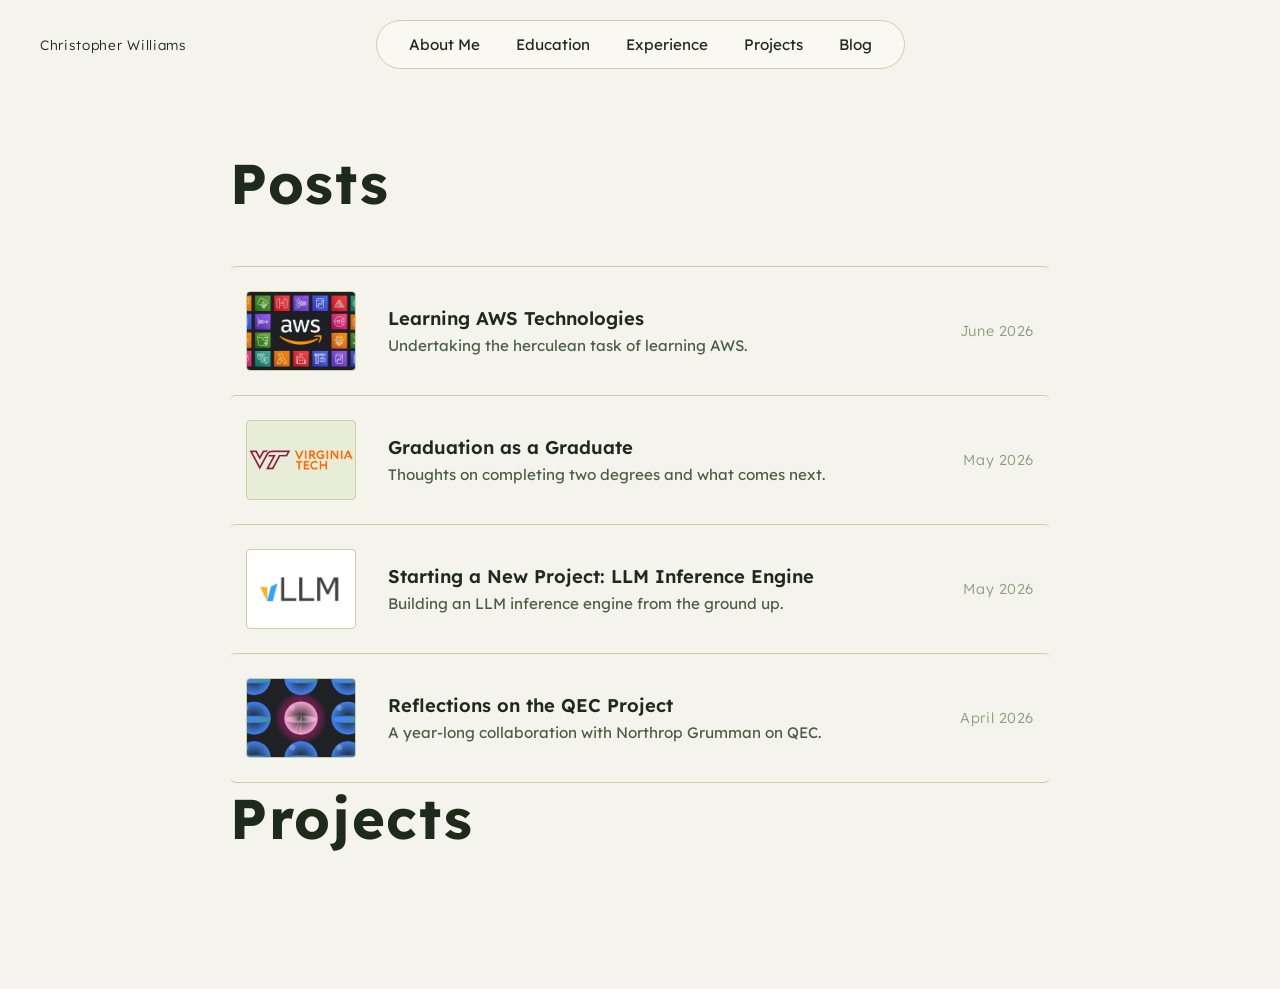
<file: blog.html>
<!DOCTYPE html>
<html lang="en">
    <head>
        <meta charset="utf-8" />
        <meta name="viewport" content="width=device-width, initial-scale=1" />
        <title>Writing — Christopher Williams</title>
        <link rel="preconnect" href="https://fonts.googleapis.com">
        <link rel="preconnect" href="https://fonts.gstatic.com" crossorigin>
        <link href="https://fonts.googleapis.com/css2?family=Lexend:wght@100..900&display=swap" rel="stylesheet">
        <link rel="stylesheet" href="styles.css" />
    </head>
    <body class="is-blog">

        <nav class="site-nav">
            <a href="index.html" class="site-nav__name">Christopher Williams</a>
            <div class="site-nav__links">
                <a href="index.html#about">About Me</a>
                <a href="index.html#education">Education</a>
                <a href="index.html#experience">Experience</a>
                <a href="index.html#projects">Projects</a>
                <a href="blog.html">Blog</a>
            </div>
        </nav>

        <main class="blog-listing">
            <h1 class="blog-heading">Posts</h1>
            <div class="blog-list">

                <a href="pages/blog/learning-aws-technologies.html" class="blog-entry">
                    <div class="blog-entry__image" style="background-image: url('image/aws_services.jpg');"></div>
                    <div class="blog-entry__content">
                        <p class="blog-entry__title">Learning AWS Technologies</p>
                        <p class="blog-entry__desc">Undertaking the herculean task of learning AWS.</p>
                    </div>
                    <time class="blog-entry__date">June 2026</time>
                </a>

                <a href="pages/blog/graduation-as-a-graduate.html" class="blog-entry">
                    <div class="blog-entry__image" style="background-image: url('image/Virginia_Tech_logo.svg.png'); --bg-size: auto 26%;"></div>
                    <div class="blog-entry__content">
                        <p class="blog-entry__title">Graduation as a Graduate</p>
                        <p class="blog-entry__desc">Thoughts on completing two degrees and what comes next.</p>
                    </div>
                    <time class="blog-entry__date">May 2026</time>
                </a>

                <a href="pages/blog/llm-inference-engine.html" class="blog-entry">
                    <div class="blog-entry__image" style="background-image: url('image/vLLM.png')"></div>
                    <div class="blog-entry__content">
                        <p class="blog-entry__title">Starting a New Project: LLM Inference Engine</p>
                        <p class="blog-entry__desc">Building an LLM inference engine from the ground up.</p>
                    </div>
                    <time class="blog-entry__date">May 2026</time>
                </a>

                <a href="pages/blog/reflections-on-qec.html" class="blog-entry">
                    <div class="blog-entry__image" style="background-image: url('image/alphaqubit_qubit-_1920_x_1080.width-1300.png')"></div>
                    <div class="blog-entry__content">
                        <p class="blog-entry__title">Reflections on the QEC Project</p>
                        <p class="blog-entry__desc">A year-long collaboration with Northrop Grumman on QEC.</p>
                    </div>
                    <time class="blog-entry__date">April 2026</time>
                </a>

            </div>

            <h1 class="blog-heading">Projects</h1>
            <div class="blog-list">

            </div>
        </main>

    </body>
</html>
</file>
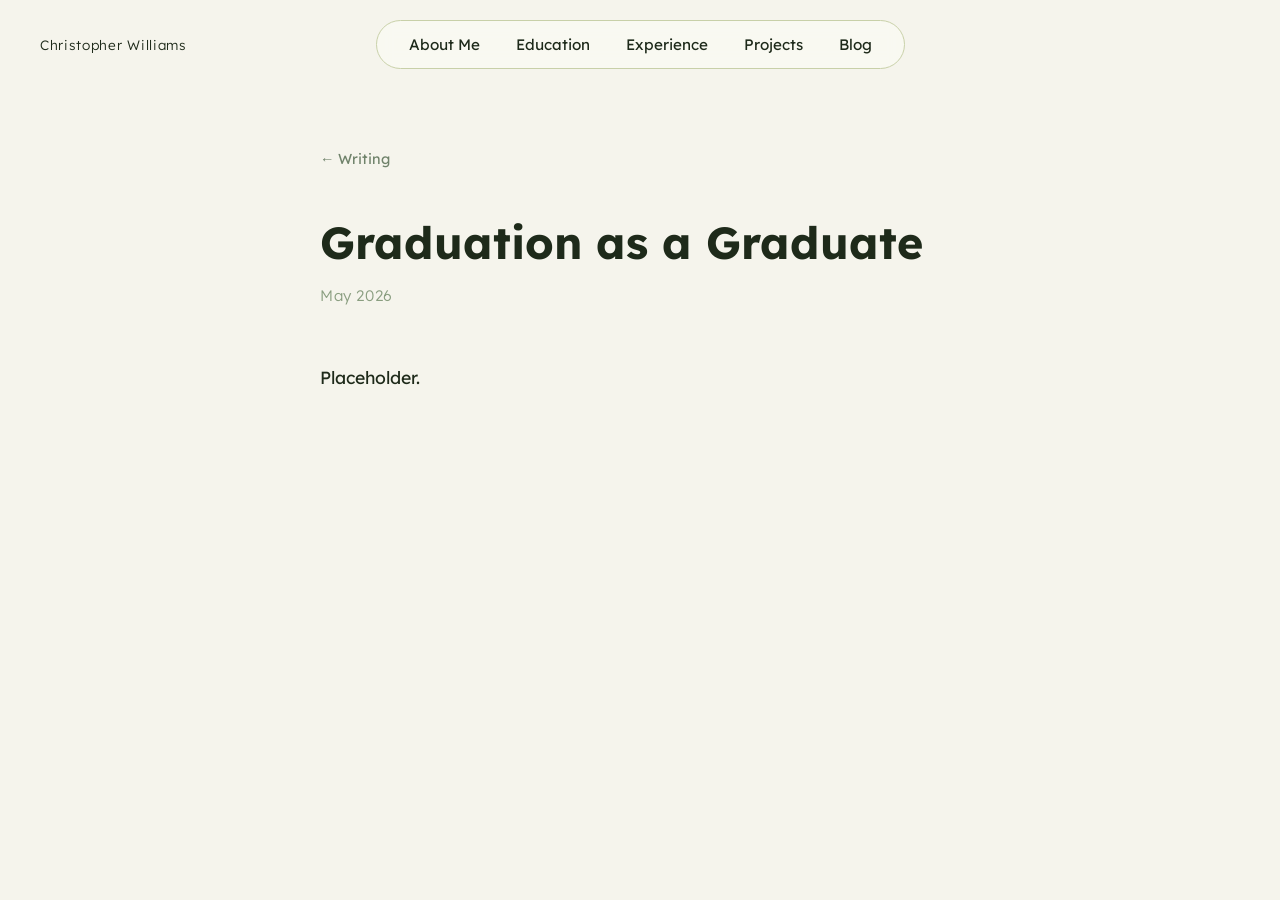
<file: pages/blog/graduation-as-a-graduate.html>
<!DOCTYPE html>
<html lang="en">
    <head>
        <meta charset="utf-8" />
        <meta name="viewport" content="width=device-width, initial-scale=1" />
        <title>Graduation as a Graduate — Christopher Williams</title>
        <link rel="preconnect" href="https://fonts.googleapis.com">
        <link rel="preconnect" href="https://fonts.gstatic.com" crossorigin>
        <link href="https://fonts.googleapis.com/css2?family=Lexend:wght@100..900&display=swap" rel="stylesheet">
        <link rel="stylesheet" href="../../styles.css" />
    </head>
    <body class="is-blog">

        <nav class="site-nav">
            <a href="../../index.html" class="site-nav__name">Christopher Williams</a>
            <div class="site-nav__links">
                <a href="../../index.html#about">About Me</a>
                <a href="../../index.html#education">Education</a>
                <a href="../../index.html#experience">Experience</a>
                <a href="../../index.html#projects">Projects</a>
                <a href="../../blog.html">Blog</a>
            </div>
        </nav>

        <main class="blog-post">
            <a href="../../blog.html" class="blog-post__back">← Writing</a>

            <h1>Graduation as a Graduate</h1>
            <time class="blog-post__date">May 2026</time>

            <div class="blog-post__content">
                <p>Placeholder.</p>
            </div>
        </main>

    </body>
</html>
</file>
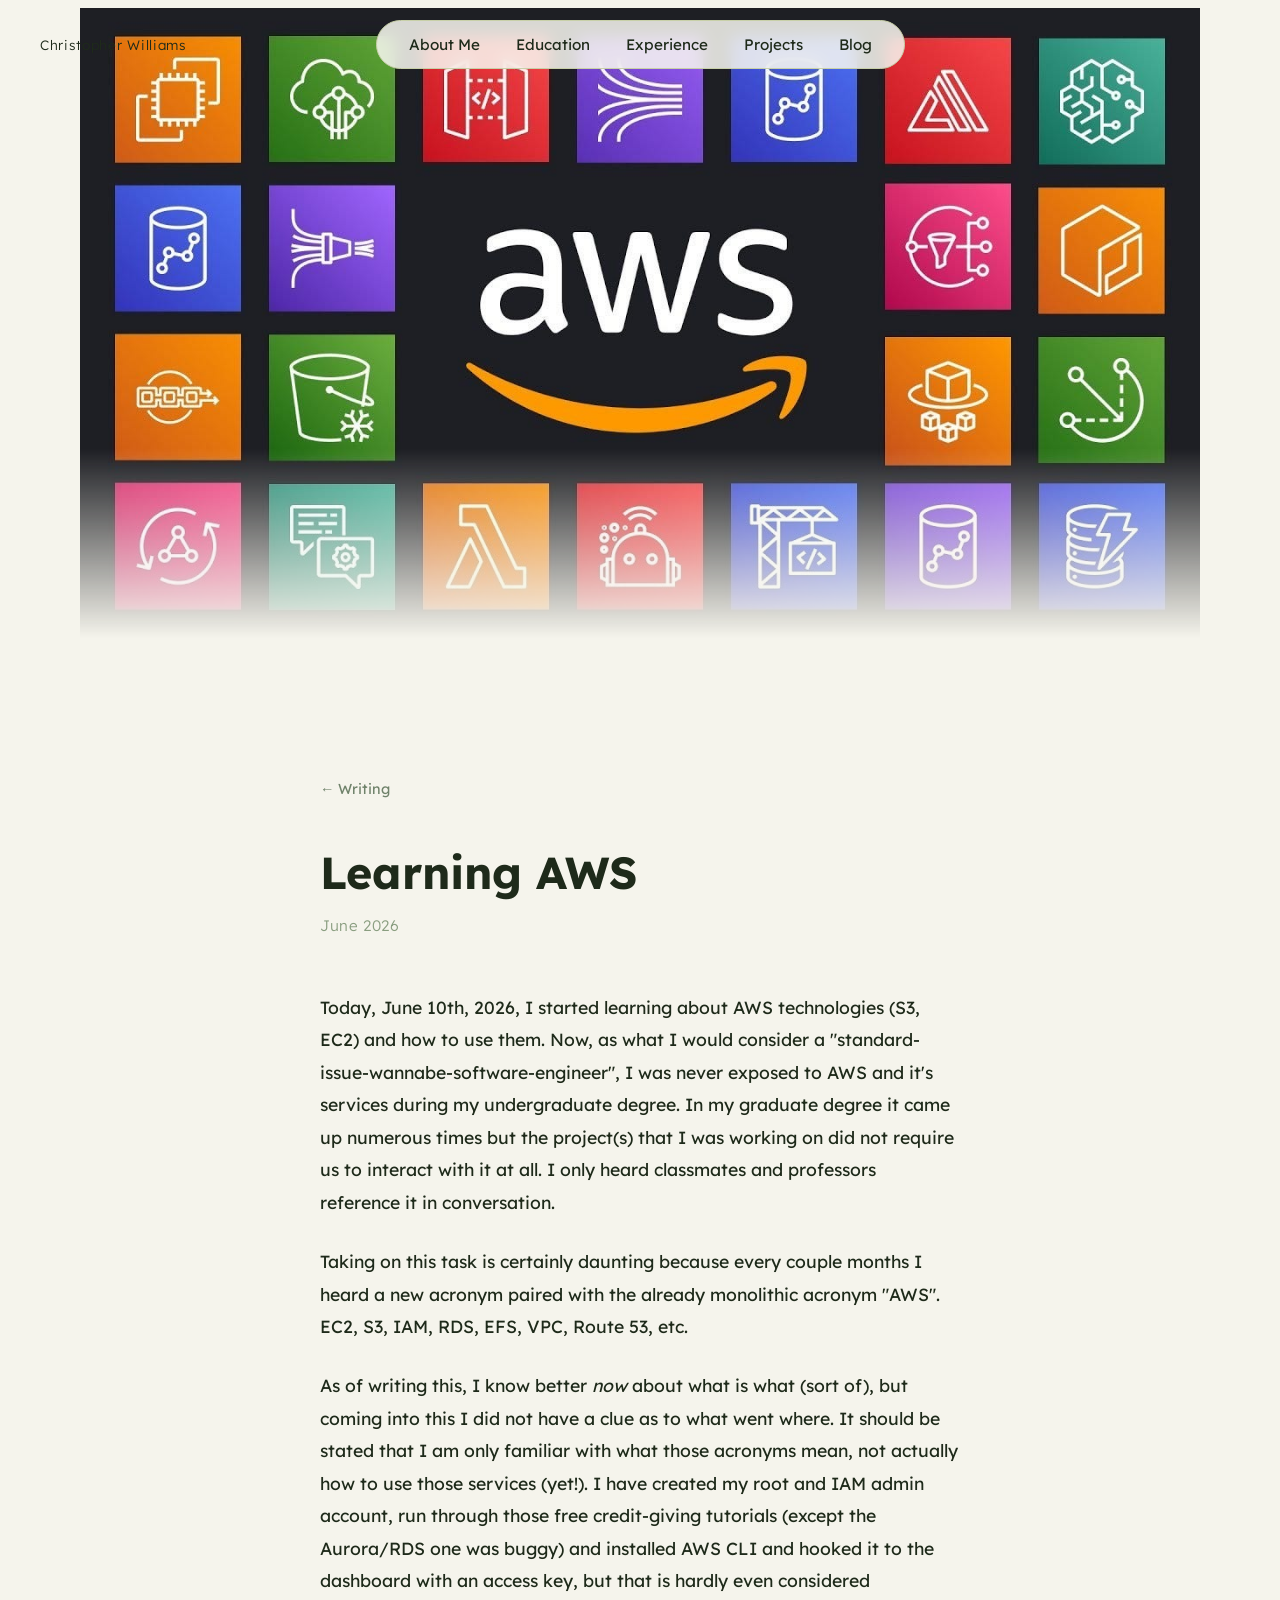
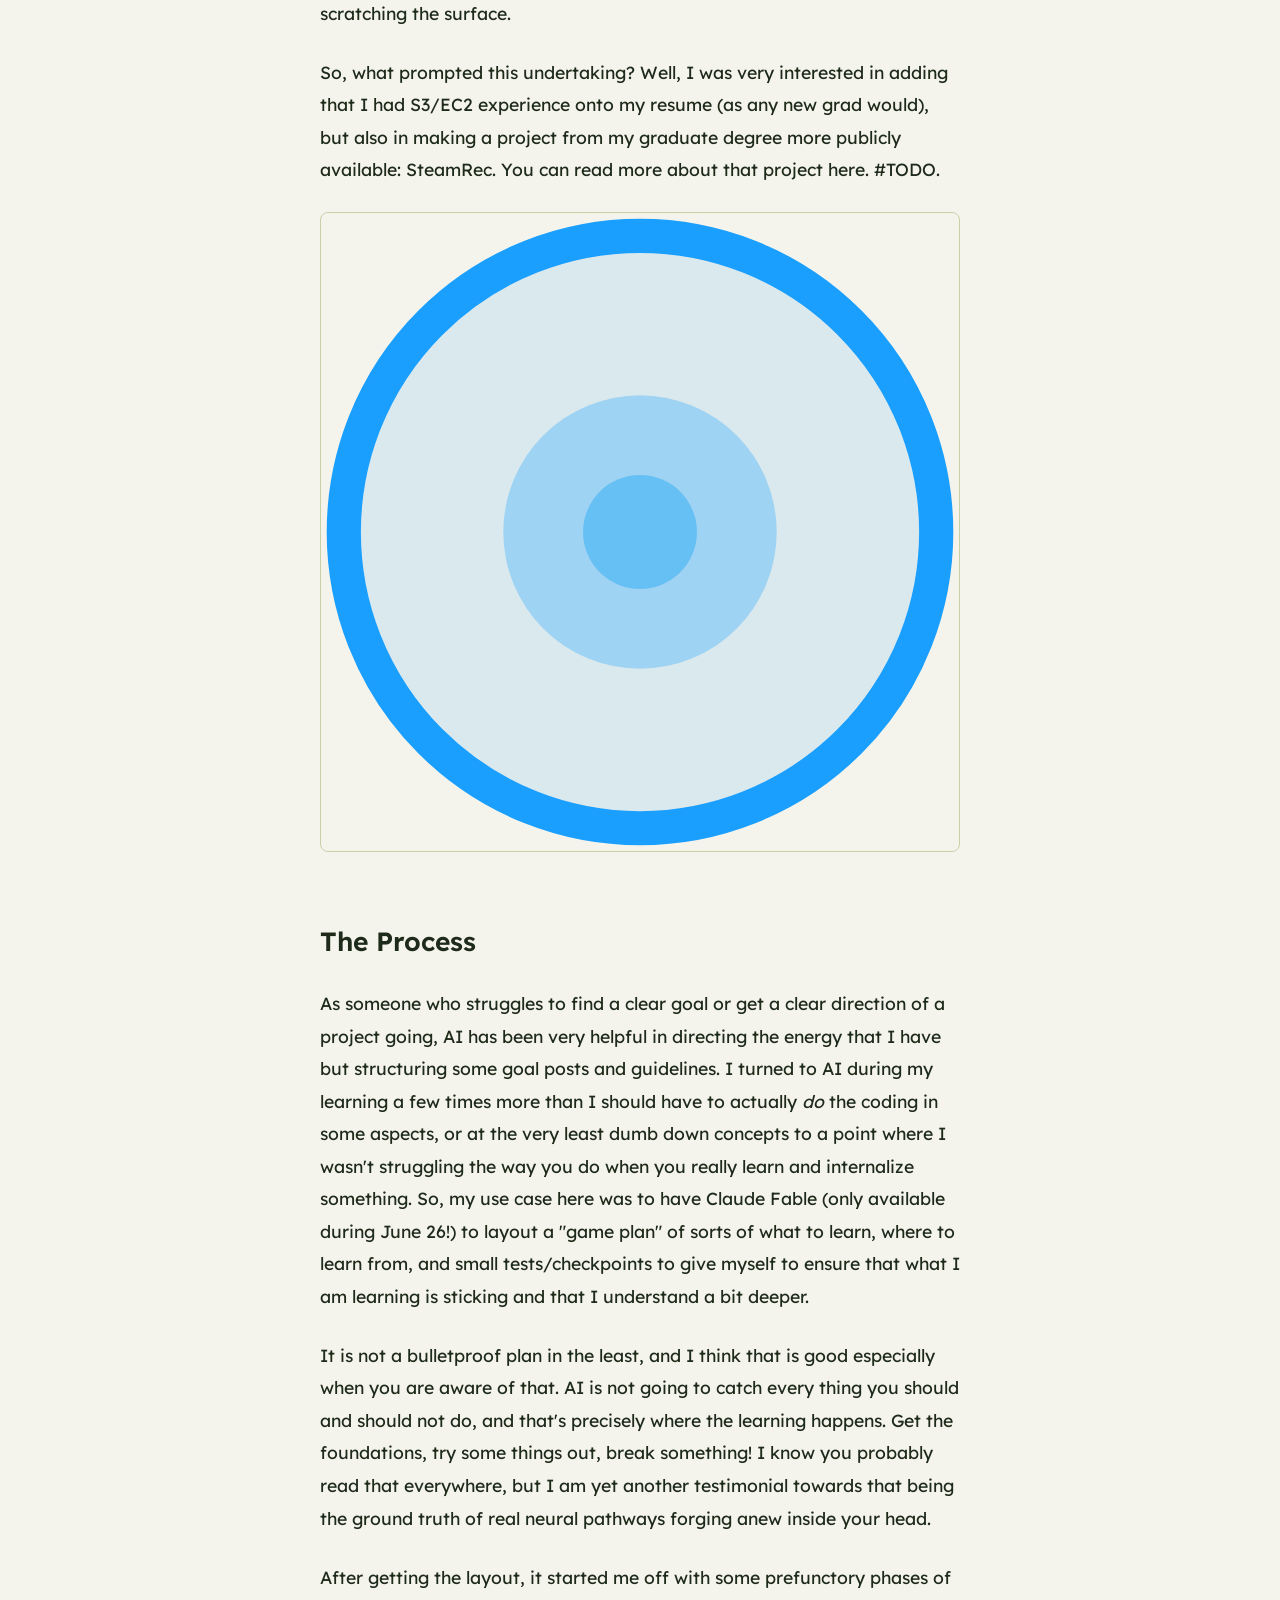
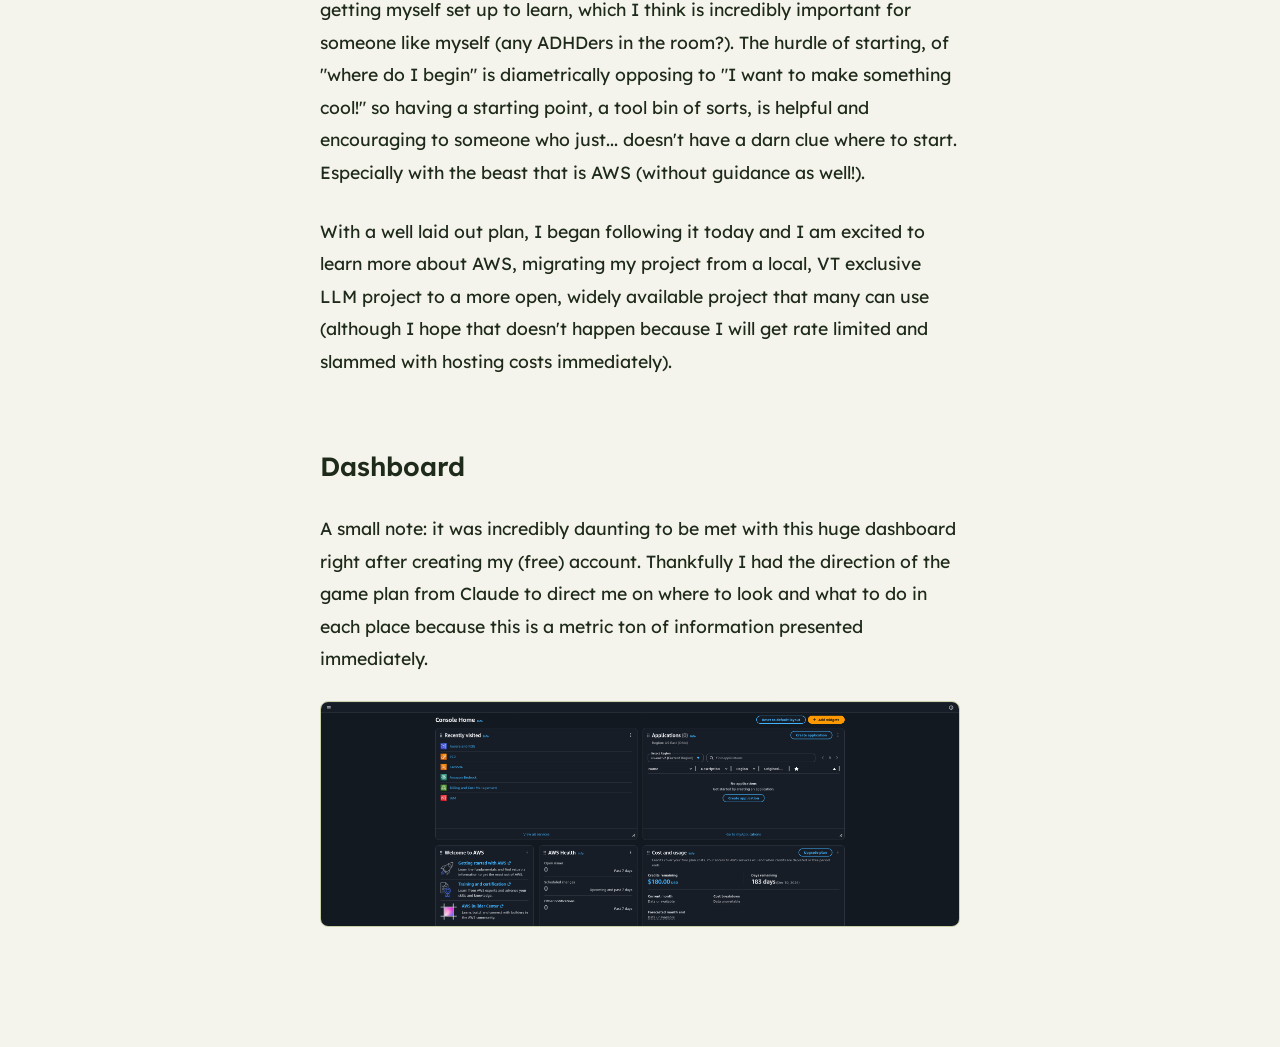
<file: pages/blog/learning-aws-technologies.html>
<!DOCTYPE html>
<html lang="en">
    <head>
        <meta charset="utf-8" />
        <meta name="viewport" content="width=device-width, initial-scale=1" />
        <title>Learning AWS Technologies</title>
        <link rel="preconnect" href="https://fonts.googleapis.com">
        <link rel="preconnect" href="https://fonts.gstatic.com" crossorigin>
        <link href="https://fonts.googleapis.com/css2?family=Lexend:wght@100..900&display=swap" rel="stylesheet">
        <link rel="stylesheet" href="../../styles.css" />
    </head>
    <body class="is-blog">

        <nav class="site-nav">
            <a href="../../index.html" class="site-nav__name">Christopher Williams</a>
            <div class="site-nav__links">
                <a href="../../index.html#about">About Me</a>
                <a href="../../index.html#education">Education</a>
                <a href="../../index.html#experience">Experience</a>
                <a href="../../index.html#projects">Projects</a>
                <a href="../../blog.html">Blog</a>
            </div>
        </nav>

        <img src="../../image/aws_services.jpg" alt="AWS service icons" class="blog-post__hero">

        <main class="blog-post">
            <a href="../../blog.html" class="blog-post__back">← Writing</a>

            <h1>Learning AWS</h1>
            <time class="blog-post__date">June 2026</time>

            <div class="blog-post__content">
                <p>Today, June 10th, 2026, I started learning about AWS technologies (S3, EC2) and how to use them. 
                    Now, as what I would consider a "standard-issue-wannabe-software-engineer", I was never exposed to 
                    AWS and it's services during my undergraduate degree. In my graduate degree it came up numerous times 
                    but the project(s) that I was working on did not require us to interact with it at all. I only 
                    heard classmates and professors reference it in conversation.
                </p>
                <p>
                    Taking on this task is certainly daunting because every couple months I heard a new acronym paired 
                    with the already monolithic acronym "AWS". EC2, S3, IAM, RDS, EFS, VPC, Route 53, etc.
                </p>
                <p>
                    As of writing this, I know better <i>now</i> about what is what (sort of), but coming into this I did not 
                    have a clue as to what went where. It should be stated that I am only familiar with what those acronyms mean, 
                    not actually how to use those services (yet!). I have created my root and IAM admin account, run through those 
                    free credit-giving tutorials (except the Aurora/RDS one was buggy) and installed AWS CLI and hooked it to the 
                    dashboard with an access key, but that is hardly even considered scratching the surface.
                </p>
                <p>
                    So, what prompted this undertaking? Well, I was very interested in adding that I had S3/EC2 experience onto 
                    my resume (as any new grad would), but also in making a project from my graduate degree more publicly 
                    available: SteamRec. You can read more about that project here. #TODO.
                </p>
                <img src="../../image/steamrec.svg" alt="SteamRec SVG">
                <h2>The Process</h2>
                <p>
                    As someone who struggles to find a clear goal or get a clear direction of a project going, AI 
                    has been very helpful in directing the energy that I have but structuring some goal posts and 
                    guidelines. I turned to AI during my learning a few times more than I should have to actually 
                    <i>do</i> the coding in some aspects, or at the very least dumb down concepts to a point where 
                    I wasn't struggling the way you do when you really learn and internalize something. So, my use 
                    case here was to have Claude Fable (only available during June 26!) to layout a "game plan" of 
                    sorts of what to learn, where to learn from, and small tests/checkpoints to give myself to 
                    ensure that what I am learning is sticking and that I understand a bit deeper.  
                </p>
                <p>
                    It is not a bulletproof plan in the least, and I think that is good especially when you are 
                    aware of that. AI is not going to catch every thing you should and should not do, and that's 
                    precisely where the learning happens. Get the foundations, try some things out, break something!
                    I know you probably read that everywhere, but I am yet another testimonial towards that being 
                    the ground truth of real neural pathways forging anew inside your head. 
                </p>
                <p>
                    After getting the layout, it started me off with some prefunctory phases of getting myself set up
                    to learn, which I think is incredibly important for someone like myself (any ADHDers in the room?). 
                    The hurdle of starting, of "where do I begin" is diametrically opposing to "I want to make something 
                    cool!" so having a starting point, a tool bin of sorts, is helpful and encouraging to someone who 
                    just... doesn't have a darn clue where to start. Especially with the beast that is AWS (without guidance 
                    as well!).
                </p>
                <p>
                    With a well laid out plan, I began following it today and I am excited to learn more about AWS, migrating 
                    my project from a local, VT exclusive LLM project to a more open, widely available project that 
                    many can use (although I hope that doesn't happen because I will get rate limited and slammed with 
                    hosting costs immediately).
                </p>
                <h2>Dashboard</h2>
                <p>
                    A small note: it was incredibly daunting to be met with this huge dashboard right after creating 
                    my (free) account. Thankfully I had the direction of the game plan from Claude to direct me on where to 
                    look and what to do in each place because this is a metric ton of information presented immediately.
                </p>
                <img src="../../image/AWS_Dashboard_early.png"
            </div>
        </main>

    </body>
</html>
</file>
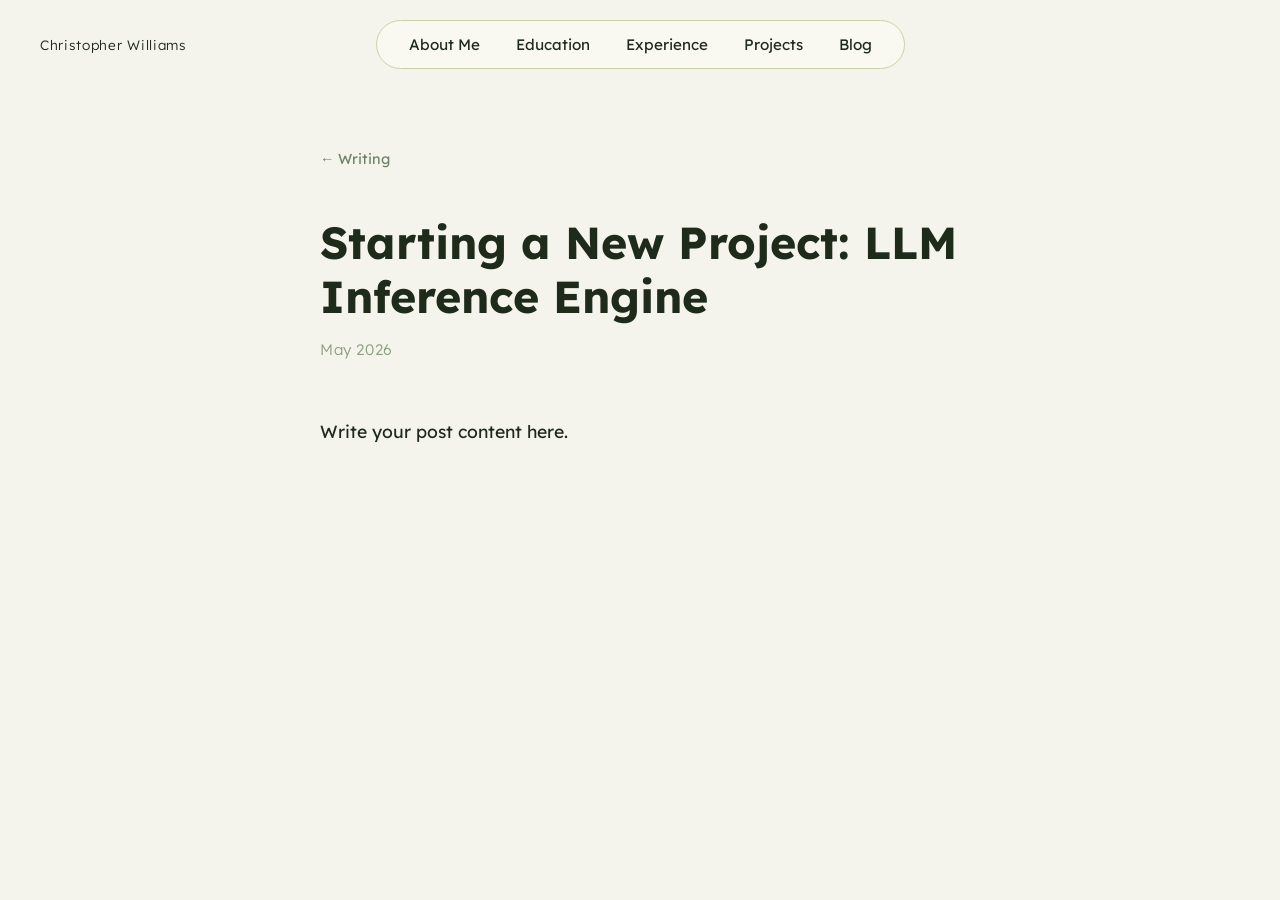
<file: pages/blog/llm-inference-engine.html>
<!DOCTYPE html>
<html lang="en">
    <head>
        <meta charset="utf-8" />
        <meta name="viewport" content="width=device-width, initial-scale=1" />
        <title>Starting a New Project: LLM Inference Engine — Christopher Williams</title>
        <link rel="preconnect" href="https://fonts.googleapis.com">
        <link rel="preconnect" href="https://fonts.gstatic.com" crossorigin>
        <link href="https://fonts.googleapis.com/css2?family=Lexend:wght@100..900&display=swap" rel="stylesheet">
        <link rel="stylesheet" href="../../styles.css" />
    </head>
    <body class="is-blog">

        <nav class="site-nav">
            <a href="../../index.html" class="site-nav__name">Christopher Williams</a>
            <div class="site-nav__links">
                <a href="../../index.html#about">About Me</a>
                <a href="../../index.html#education">Education</a>
                <a href="../../index.html#experience">Experience</a>
                <a href="../../index.html#projects">Projects</a>
                <a href="../../blog.html">Blog</a>
            </div>
        </nav>

        <main class="blog-post">
            <a href="../../blog.html" class="blog-post__back">← Writing</a>

            <h1>Starting a New Project: LLM Inference Engine</h1>
            <time class="blog-post__date">May 2026</time>

            <div class="blog-post__content">
                <p>Write your post content here.</p>
            </div>
        </main>

    </body>
</html>
</file>
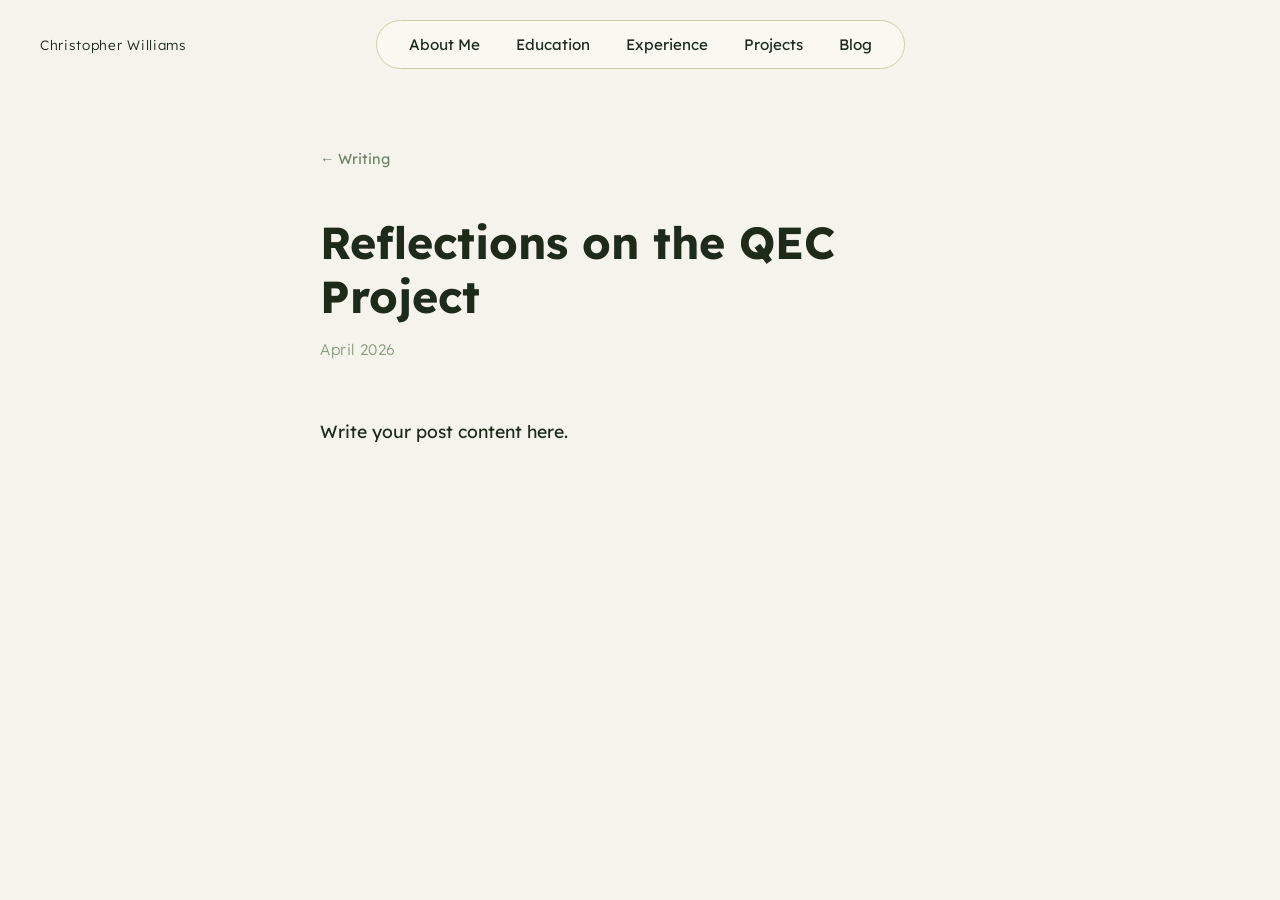
<file: pages/blog/reflections-on-qec.html>
<!DOCTYPE html>
<html lang="en">
    <head>
        <meta charset="utf-8" />
        <meta name="viewport" content="width=device-width, initial-scale=1" />
        <title>Reflections on the QEC Project — Christopher Williams</title>
        <link rel="preconnect" href="https://fonts.googleapis.com">
        <link rel="preconnect" href="https://fonts.gstatic.com" crossorigin>
        <link href="https://fonts.googleapis.com/css2?family=Lexend:wght@100..900&display=swap" rel="stylesheet">
        <link rel="stylesheet" href="../../styles.css" />
    </head>
    <body class="is-blog">

        <nav class="site-nav">
            <a href="../../index.html" class="site-nav__name">Christopher Williams</a>
            <div class="site-nav__links">
                <a href="../../index.html#about">About Me</a>
                <a href="../../index.html#education">Education</a>
                <a href="../../index.html#experience">Experience</a>
                <a href="../../index.html#projects">Projects</a>
                <a href="../../blog.html">Blog</a>
            </div>
        </nav>

        <main class="blog-post">
            <a href="../../blog.html" class="blog-post__back">← Writing</a>

            <h1>Reflections on the QEC Project</h1>
            <time class="blog-post__date">April 2026</time>

            <div class="blog-post__content">
                <p>Write your post content here.</p>
            </div>
        </main>

    </body>
</html>
</file>
<file: styles.css>
*, *::before, *::after {
    box-sizing: border-box;
}

body {
    background-color: #F5F4EC;
    color: #1e2a1a;
    font-family: 'Lexend', sans-serif;
}

header {
    height: 100vh;
    display: flex;
    flex-direction: row;
    align-items: center;
    padding: 0 60px;
    gap: 40px;
}

.hero-center {
    flex: 1.5;
    display: flex;
    flex-direction: column;
    align-items: center;
    justify-content: center;
    gap: 20px;
    padding: 80px 40px 40px;
    text-align: center;
}

.hero-project-tile {
    width: calc((100vw - 200px) / 7);
    flex: none;
    cursor: pointer;
    display: flex;
    flex-direction: column;
    overflow: hidden;
}

.hero-project-tile .tile-banner {
    border: 2px solid #6F826A;
    border-radius: 4px;
}

.site-nav {
    position: fixed;
    top: 20px;
    left: 0;
    right: 0;
    z-index: 1000;
    display: flex;
    align-items: center;
    justify-content: center;
    padding: 0 40px;
    pointer-events: none;
}

.site-nav__name {
    position: absolute;
    left: 40px;
    font-size: 0.85em;
    font-weight: 300;
    color: #1e2a1a;
    text-decoration: none;
    pointer-events: all;
    letter-spacing: 0.05em;
    opacity: 0;
    transition: opacity 0.3s ease;
}

.site-nav__links {
    display: flex;
    gap: 4px;
    background: rgba(250, 250, 242, 0.85);
    backdrop-filter: blur(8px);
    -webkit-backdrop-filter: blur(8px);
    padding: 8px 16px;
    border-radius: 50px;
    border: 1px solid #C8D0A8;
    pointer-events: all;
}

.site-nav__links a {
    text-decoration: none;
    color: #1e2a1a;
    font-size: 0.95em;
    padding: 6px 16px;
    border-radius: 50px;
    transition: background-color 0.2s, color 0.2s;
}

.site-nav__links a:hover {
    background-color: #BF9264;
    color: #FAFAF2;
}

.hero-blurb {
    font-size: 1em;
    color: #4a5e46;
    max-width: 38ch;
    line-height: 1.6;
    margin: 0;
}

h1 {
    font-size: 5em;
    font-weight: 700;
    letter-spacing: 0.03em;
}

a.page-button {
    display: inline-block;
    padding: 8px 16px;
    border: 2px solid #6F826A;
    border-radius: 4px;
    text-decoration: none;
    color: #1e2a1a;
    background-color: #FAFAF2;
    transition: background-color 0.2s, color 0.2s, border-color 0.2s;
}

a.page-button:hover {
    background: #BF9264;
    border-color: #BF9264;
    color: #FAFAF2;
}

h2 {
    font-size: 3em;
    font-weight: 700;
    letter-spacing: 0.08em;
    text-transform: uppercase;
    text-align: center;
    margin-bottom: 48px;
    position: relative;
}

.hero-section h2 {
    text-align: left;
    font-size: 3.5em;
    margin-bottom: 24px;
}

/* h2::after {
    content: '';
    position: absolute;
    bottom: -14px;
    left: 50%;
    transform: translateX(-50%);
    width: 50px;
    height: 3px;
    background-color: #c8b898;
    border-radius: 2px;
} */

section {
    padding: 80px 60px;
}

/* ── Hero sections: About / Education / Experience ── */

.hero-section {
    display: flex;
    align-items: center;
    gap: 80px;
    padding: 120px 10%;
    min-height: 100vh;
}

#about      { background-color: #FDFCF4; }
#education  { background-color: #EEF5E8; }
#experience { background-color: #F5F6E2; }

.hero-section--left  { flex-direction: row; }
.hero-section--right { flex-direction: row-reverse; }

.hero-section__text {
    flex: 1;
}

.hero-section__text h2 {
    text-align: left;
    font-size: 3.5em;
    margin-bottom: 24px;
}

.hero-section__text h3 {
    font-size: 1.1em;
    font-weight: 500;
    color: #6F826A;
    margin-bottom: 16px;
}

.hero-section__text p {
    font-size: 1.1em;
    line-height: 1.8;
    color: #4a5e46;
    max-width: 55ch;
}

.hero-section__media {
    flex: 1;
    display: flex;
    align-items: center;
    justify-content: center;
}

.media-placeholder {
    width: 100%;
    aspect-ratio: 4 / 3;
    border: 2px dashed #C8D0A8;
    border-radius: 8px;
    display: flex;
    align-items: center;
    justify-content: center;
    color: #BF9264;
    font-size: 1.1em;
    letter-spacing: 0.08em;
}

/* Education pseudo-table */
.edu-list {
    display: flex;
    flex-direction: column;
    gap: 56px;
    width: 100%;
}

.edu-entry {
    display: grid;
    grid-template-columns: 110px 1fr auto;
    align-items: center;
    gap: 36px;
}

.edu-logo-wrap {
    width: 110px;
    height: 110px;
    position: relative;
}

.edu-logo {
    width: 100%;
    height: 100%;
    object-fit: contain;
    border-radius: 12px;
}

.edu-logo-placeholder {
    display: flex;
    width: 110px;
    height: 110px;
    align-items: center;
    justify-content: center;
    border-radius: 12px;
    background-color: #E8EDD8;
    border: 1px solid #C8D0A8;
    font-size: 1.2em;
    font-weight: 600;
    color: #8a9e80;
    letter-spacing: 0.05em;
}

.edu-info {
    display: flex;
    flex-direction: column;
    gap: 8px;
}

.edu-degree {
    font-size: 1.3em;
    font-weight: 600;
    color: #1e2a1a;
}

.edu-school {
    font-size: 1em;
    color: #8a9e80;
    letter-spacing: 0.02em;
}

.edu-year {
    font-size: 1.2em;
    font-weight: 300;
    color: #6F826A;
    letter-spacing: 0.04em;
    white-space: nowrap;
}

.hero {
    display: flex;
    flex-direction: column;
    align-items: center;
    gap: 24px;
    padding: 40px 20px 48px;
}

.hero-tagline {
    font-size: 1.9em;
    font-weight: 400;
    color: #6F826A;
    letter-spacing: 0.02em;
}

.hero-chips {
    display: flex;
    flex-wrap: wrap;
    justify-content: center;
    gap: 12px;
}

.hero-chip {
    padding: 10px 26px;
    border-radius: 24px;
    font-size: 1.05em;
    font-weight: 500;
    color: #333;
    letter-spacing: 0.01em;
}

.hero-status {
    font-size: 1.05em;
    color: #8a9e80;
    letter-spacing: 0.04em;
}

.hero-links {
    display: flex;
    gap: 14px;
}

.hero-link {
    display: inline-block;
    padding: 12px 28px;
    border: 2px solid #6F826A;
    border-radius: 4px;
    text-decoration: none;
    color: #1e2a1a;
    background-color: #FAFAF2;
    font-size: 1em;
    transition: background-color 0.2s, color 0.2s, border-color 0.2s;
}

.hero-link:hover {
    background-color: #BF9264;
    border-color: #BF9264;
    color: #FAFAF2;
}

.hero-icon-link {
    display: inline-flex;
    align-items: center;
    justify-content: center;
    font-size: 2.2em;
    color: #1e2a1a;
    text-decoration: none;
    transition: transform 0.5s ease, color 0.5s ease;
}

.hero-icon-link:hover {
    transform: scale(1.25);
    color: #BF9264;
}

.carousel-container {
    display: flex;
    align-items: center;
    gap: 8px;
}

.carousel-track-wrapper {
    overflow: hidden;
    flex: 1;
}

.carousel-track {
    display: flex;
    transition: transform 0.3s ease;
    gap: 26px;
}

.project-tile {
    min-width: calc((100% - (4 * 12px)) / 7);
    box-sizing: border-box;
    cursor: pointer;
    display: flex;
    flex-direction: column;
    overflow: hidden;
}

.carousel-btn {
    background: #FAFAF2;
    border: 2px solid #6F826A;
    border-radius: 4px;
    font-size: 2em;
    cursor: pointer;
    padding: 0 12px;
    line-height: 1;
    color: #1e2a1a;
    transition: background-color 0.2s, color 0.2s, border-color 0.2s;
}

.carousel-btn:hover {
    background: #BF9264;
    border-color: #BF9264;
    color: #FAFAF2;
}

.stack-tags {
    display: flex;
    flex-wrap: wrap;
    gap: 6px;
    margin-top: 8px;
}

.tag {
    border-radius: 4px;
    padding: 2px 8px;
    font-size: 0.8em;
    color: #222;
}

.tag-language  { background-color: #a8b4cc; }
.tag-framework { background-color: #9fb89f; }
.tag-library   { background-color: #9fb0bc; }
.tag-tool      { background-color: #a4a8bc; }

.tile-banner {
    position: relative;
    overflow: hidden;
    height: 500px;
    background-color: transparent;
    flex-shrink: 0;
}

.tile-banner::before {
    content: '';
    position: absolute;
    inset: 0;
    background-image: var(--bg-image);
    background-size: var(--bg-size, cover);
    background-position: var(--bg-position, center);
    background-repeat: no-repeat;
    opacity: var(--bg-opacity, 0.8);
    transition: transform 0.5s, opacity 0.5s;
}

.tile-banner--card,
.tile-banner--centered {
    background: #FAFAF2;
    display: flex;
    flex-direction: column;
    align-items: center;
    justify-content: center;
    gap: 16px;
    padding: 24px;
    transition: transform 0.5s;
    border: 4px;
}

.project-tile:hover .tile-banner--card,
.project-tile:hover .tile-banner--centered {
    transform: scale(1.05);
}

.banner-icon-img {
    height: 1em;
    width: auto;
}

.tile-banner--card > *,
.tile-banner--centered > *,
.tile-banner--layered > * {
    position: relative;
    z-index: 1;
}

.tile-banner--layered {
    display: flex;
    flex-direction: column;
    align-items: center;
    justify-content: flex-start;
    padding-top: 20px;
    gap: 12px;
    transition: transform 0.5s;
}

.project-tile:hover .tile-banner--layered {
    transform: scale(1.05);
}

.project-tile:hover .tile-banner--layered::before {
    transform: scale(1);
}

.banner-logo {
    width: 55%;
    height: auto;
}

.banner-title {
    font-size: 2.4em;
    font-weight: bold;
    color: #fff;
    text-shadow: 0 2px 6px rgba(0, 0, 0, 0.8);
    margin-top: auto;
    padding-bottom: 20px;
}

.banner-sentence {
    font-family: Georgia, serif;
    font-size: 1.3em;
    text-align: center;
    color: #1e2a1a;
}

.banner-confidence {
    font-family: monospace;
    font-size: 0.9em;
    color: #8a9e80;
}

.banner-icons {
    display: flex;
    gap: 16px;
    font-size: 3em;
}

.tile-banner--centered > i {
    font-size: 9em;
}

.project-tile:hover .tile-banner::before {
    transform: scale(1.05);
    opacity: 0.95;
}

.tile-content {
    padding: 12px 16px;
    flex: 1;
}

.tile-content h3 {
    margin-top: 0;
}

.tile-icons {
    display: flex;
    flex-wrap: wrap;
    gap: 8px;
    font-size: 1.5em;
    margin-top: 8px;
}

.project-tile:hover .tag {
    background-color: #BF9264;
    color: #1e2a1a;
}

@keyframes quantum-flow {
    0%   { background-position: 0% 50%; }
    50%  { background-position: 100% 50%; }
    100% { background-position: 0% 50%; }
}

.superposition-wrapper {
    position: relative;
    overflow: hidden;
    border-radius: 4px;
    margin-bottom: 8px;
}

.superposition-gradient {
    position: absolute;
    inset: 0;
    background: linear-gradient(
        135deg,
        rgba(200, 0, 60, 0.55),
        rgba(120, 0, 210, 0.55),
        rgba(20, 0, 220, 0.55),
        rgba(120, 0, 210, 0.55),
        rgba(200, 0, 60, 0.55)
    );
    background-size: 300% 300%;
    animation: quantum-flow 4s ease infinite;
    transition: opacity 0.8s;
    pointer-events: none;
}

.superposition-cycling-title {
    font-size: 1.17em;
    font-weight: bold;
    margin: 0;
    padding: 0 4px 6px 4px;
    transition: opacity 0.5s;
    position: relative;
    z-index: 1;
}

.superposition-real-title {
    display: none;
    opacity: 0;
    transition: opacity 0.5s;
    margin: 0;
    padding: 0 4px 6px 4px;
}

.hidden {
    display: none;
}

.yt-embed {
    width: 100%;
    aspect-ratio: 16/9;
    border: none;
    border-radius: 8px;
}

#modal-overlay {
    position: fixed;
    top: 0;
    left: 0;
    width: 100%;
    height: 100%;
    background-color: rgba(0, 0, 0, 0.35);
    backdrop-filter: blur(6px);
    -webkit-backdrop-filter: blur(6px);
    z-index: 1000;
}

#modal-overlay:not(.hidden) {
    display: flex;
    justify-content: center;
    align-items: center;
}

#modal {
    display: grid;
    grid-template-columns: 1fr 1fr;
    grid-template-rows: auto auto 1fr auto;
    gap: 24px;
    padding: 32px;
    width: 88vw;
    height: 85vh;
    background-color: #FAFAF2;
    border: 1px solid #C8D0A8;
    border-radius: 8px;
    overflow: hidden;
    color: #1e2a1a;
}

#modal-header {
    grid-column: 1 / -1;
    grid-row: 1;
    display: flex;
    align-items: flex-start;
    justify-content: space-between;
    gap: 24px;
}

#modal-title {
    margin: 0;
    font-size: 1.6em;
    font-weight: 600;
    text-transform: none;
    letter-spacing: 0;
    text-align: left;
}

#modal-close {
    background: none;
    border: 1px solid #C8D0A8;
    border-radius: 4px;
    font-size: 1.1em;
    cursor: pointer;
    color: #1e2a1a;
    padding: 4px 10px;
    flex-shrink: 0;
    transition: background-color 0.2s, color 0.2s;
}

#modal-close:hover {
    background-color: #BF9264;
    border-color: #BF9264;
    color: #FAFAF2;
}

#modal-image {
    grid-column: 1;
    grid-row: 2 / 5;
    background-size: cover;
    background-position: center;
    background-repeat: no-repeat;
    border-radius: 4px;
    background-color: #E8EDD8;
}

#modal-tags {
    grid-column: 2;
    grid-row: 2;
    display: flex;
    flex-wrap: wrap;
    gap: 6px;
    align-content: flex-start;
}

#modal-description {
    grid-column: 2;
    grid-row: 3;
    margin: 0;
    font-size: 1.05em;
    line-height: 1.9;
    color: #1e2a1a;
    overflow-y: auto;
}

#modal-github {
    grid-column: 2;
    grid-row: 4;
    align-self: end;
    justify-self: start;
}

/* ── Blog ── */

.is-blog .site-nav__name {
    opacity: 1;
    pointer-events: all;
}

.blog-listing {
    max-width: 900px;
    margin: 0 auto;
    padding: 140px 40px 80px;
}

.blog-heading {
    font-size: 3.5em;
    font-weight: 700;
    letter-spacing: 0.03em;
    margin-top: 0;
    margin-bottom: 48px;
    color: #1e2a1a;
}

.blog-list {
    display: flex;
    flex-direction: column;
}

.blog-entry {
    display: flex;
    align-items: center;
    gap: 32px;
    padding: 24px 16px;
    border-top: 1px solid #C8D0A8;
    text-decoration: none;
    color: inherit;
    border-radius: 6px;
    transition: background-color 0.2s;
}

.blog-list > .blog-entry:last-child {
    border-bottom: 1px solid #C8D0A8;
}

.blog-entry:hover {
    background-color: #EEF5E8;
}

.blog-entry:hover .blog-entry__title {
    color: #BF9264;
}

.blog-entry__image {
    width: 110px;
    height: 80px;
    background-color: #E8EDD8;
    border: 1px solid #C8D0A8;
    border-radius: 4px;
    flex-shrink: 0;
    background-size: var(--bg-size, cover);
    background-position: var(--bg-position, center);
    background-repeat: no-repeat;
}

.blog-entry__content {
    flex: 1;
}

.blog-entry__title {
    font-size: 1.15em;
    font-weight: 600;
    color: #1e2a1a;
    margin: 0 0 6px;
    transition: color 0.2s;
}

.blog-entry__desc {
    font-size: 0.95em;
    color: #4a5e46;
    margin: 0;
}

.blog-entry__date {
    font-size: 0.9em;
    color: #8a9e80;
    font-weight: 300;
    letter-spacing: 0.04em;
    white-space: nowrap;
    flex-shrink: 0;
}

/* ── Blog post pages ── */

.blog-post {
    max-width: 720px;
    margin: 0 auto;
    padding: 140px 40px 80px;
}

.blog-post__back {
    display: inline-block;
    font-size: 0.9em;
    color: #6F826A;
    text-decoration: none;
    margin-bottom: 48px;
    transition: color 0.2s;
}

.blog-post__back:hover {
    color: #BF9264;
}

.blog-post h1 {
    font-size: 2.8em;
    font-weight: 700;
    letter-spacing: 0;
    text-transform: none;
    text-align: left;
    margin: 0 0 16px;
    line-height: 1.2;
}

.blog-post__date {
    display: block;
    font-size: 0.95em;
    color: #8a9e80;
    font-weight: 300;
    letter-spacing: 0.04em;
    margin-bottom: 56px;
}

.blog-post__hero {
    display: block;
    width: auto;
    height: auto;
    max-width: 100%;
    max-height: var(--hero-height, 70vh);
    margin: 0 auto;
    -webkit-mask-image: linear-gradient(to bottom, black 70%, transparent 100%);
    mask-image: linear-gradient(to bottom, black 70%, transparent 100%);
}

.blog-post--has-hero {
    padding-top: 64px;
}

.blog-post__content {
    font-size: 1.1em;
    line-height: 1.85;
    color: #1e2a1a;
}

.blog-post__content img {
    display: block;
    width: 100%;
    border-radius: 8px;
    border: 1px solid #C8D0A8;
    margin: 8px 0 32px;
}

.blog-post__content p {
    margin: 0 0 1.5em;
}

.blog-post__content h2 {
    font-size: 1.5em;
    font-weight: 600;
    text-transform: none;
    letter-spacing: 0;
    text-align: left;
    margin: 2.5em 0 0.75em;
}

/* ── About (combined) ── */

#about {
    background-color: #FDFCF4;
    padding: 120px 10%;
}

.about-layout {
    display: grid;
    grid-template-columns: 1fr 1.5fr;
    gap: 80px;
    align-items: start;
}

.about-left {
    display: flex;
    flex-direction: column;
    gap: 32px;
}

.about-left p {
    font-size: 1.1em;
    line-height: 1.8;
    color: #4a5e46;
}

.about-right {
    display: flex;
    flex-direction: column;
    gap: 56px;
}

.about-experience h3 {
    font-size: 1.1em;
    font-weight: 500;
    color: #6F826A;
    margin: 0 0 12px;
}

.about-experience p {
    font-size: 1.05em;
    line-height: 1.8;
    color: #4a5e46;
    margin: 0 0 20px;
}
</file>
